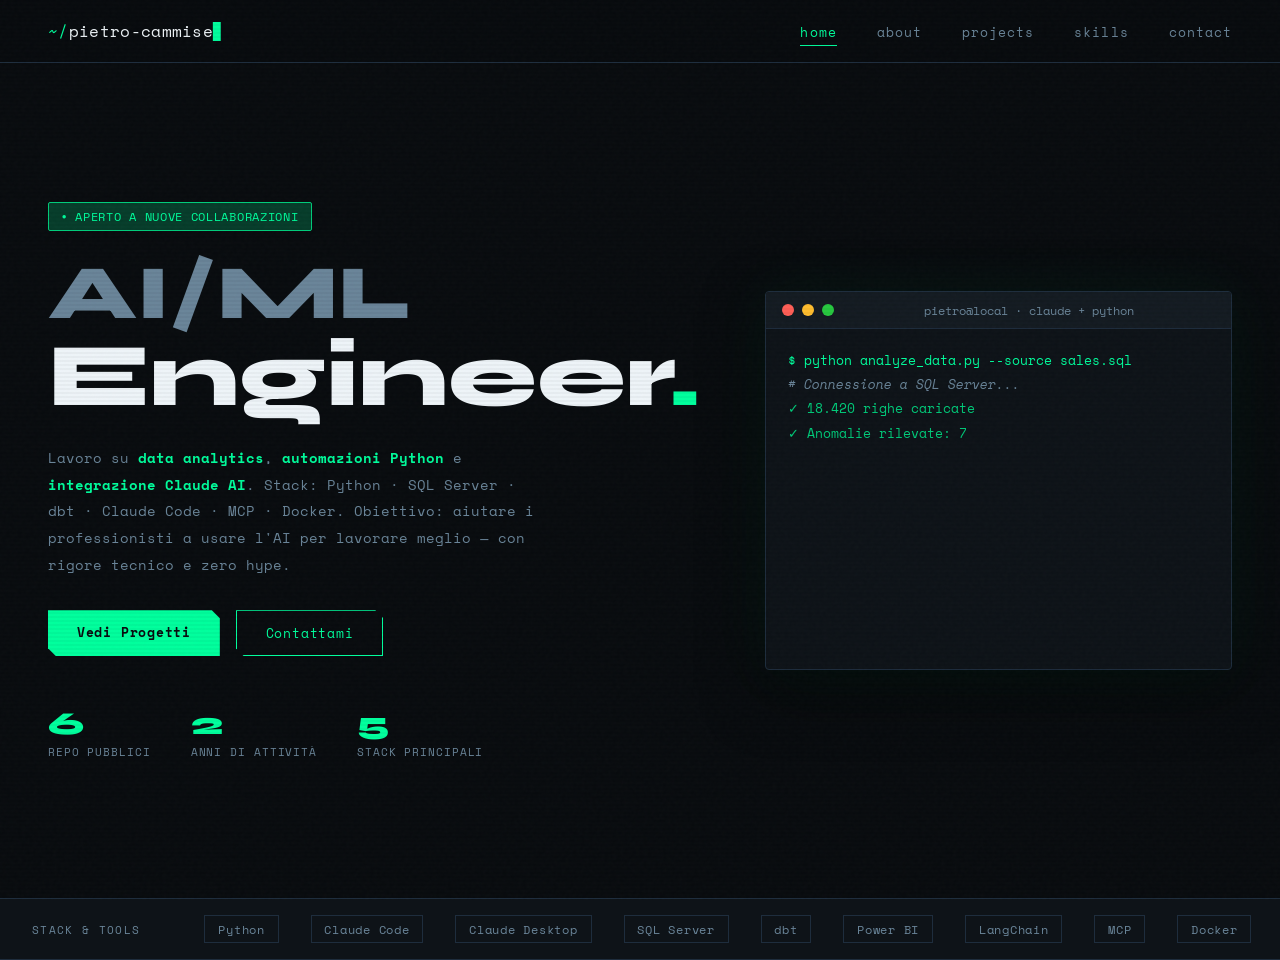
<file: index.html>
<!DOCTYPE html>
<html lang="it">
<head>
  <meta charset="UTF-8" />
  <meta name="viewport" content="width=device-width, initial-scale=1.0"/>
  <title>Pietro Cammise — AI/ML Engineer</title>
  <meta name="description" content="Pietro Cammise — AI/ML Engineer. Data analytics, automazioni Python, Claude Code e MCP Server.">
  <link rel="preconnect" href="https://fonts.googleapis.com">
  <link href="https://fonts.googleapis.com/css2?family=Space+Mono:ital,wght@0,400;0,700;1,400&family=Syne:wght@400;700;800&display=swap" rel="stylesheet">
  <link rel="stylesheet" href="style.css">
</head>
<body>
  <div class="scanlines"></div>
  <div class="noise"></div>

  <nav class="navbar">
    <a href="index.html" class="nav-logo">
      <span class="prompt">~/</span><span class="nav-name">pietro-cammise</span><span class="cursor-blink">▋</span>
    </a>
    <ul class="nav-links">
      <li><a href="index.html" class="active">home</a></li>
      <li><a href="about.html">about</a></li>
      <li><a href="projects.html">projects</a></li>
      <li><a href="skills.html">skills</a></li>
      <li><a href="contact.html">contact</a></li>
    </ul>
    <button class="hamburger" onclick="toggleMenu()" aria-label="Menu">☰</button>
  </nav>

  <main class="hero-section">

    <div class="hero-left">
      <div class="badge">Aperto a nuove collaborazioni</div>

      <h1 class="hero-title">
        <span class="line-1">AI/ML</span>
        <span class="line-2">Engineer<span class="accent">.</span></span>
      </h1>

      <p class="hero-sub">
        Lavoro su <span class="highlight">data analytics</span>,
        <span class="highlight">automazioni Python</span> e
        <span class="highlight">integrazione Claude AI</span>.
        Stack: Python · SQL Server · dbt · Claude Code · MCP · Docker.
        Obiettivo: aiutare i professionisti a usare l'AI per lavorare meglio — con rigore tecnico e zero hype.
      </p>

      <div class="hero-cta">
        <a href="projects.html" class="btn-primary">Vedi Progetti</a>
        <a href="contact.html" class="btn-secondary">Contattami</a>
      </div>

      <div class="stats">
        <div class="stat">
          <span class="stat-num" data-target="6">0</span>
          <span class="stat-label">Repo pubblici</span>
        </div>
        <div class="stat">
          <span class="stat-num" data-target="2">0</span>
          <span class="stat-label">Anni di attività</span>
        </div>
        <div class="stat">
          <span class="stat-num" data-target="5">0</span>
          <span class="stat-label">Stack principali</span>
        </div>
      </div>
    </div>

    <div class="hero-right">
      <div class="terminal-window">
        <div class="terminal-bar">
          <span class="dot red"></span>
          <span class="dot yellow"></span>
          <span class="dot green"></span>
          <span class="terminal-title">pietro@local · claude + python</span>
        </div>
        <div class="terminal-body" id="terminal"></div>
      </div>
    </div>

  </main>

  <section class="tools-strip">
    <div class="tools-label">Stack & Tools</div>
    <div class="tools-scroll">
      <span>Python</span><span>Claude Code</span><span>Claude Desktop</span>
      <span>SQL Server</span><span>dbt</span><span>Power BI</span>
      <span>LangChain</span><span>MCP</span><span>Docker</span>
      <span>Flask</span><span>Django</span><span>Jupyter</span>
      <!-- duplicato per loop -->
      <span>Python</span><span>Claude Code</span><span>Claude Desktop</span>
      <span>SQL Server</span><span>dbt</span><span>Power BI</span>
      <span>LangChain</span><span>MCP</span><span>Docker</span>
      <span>Flask</span><span>Django</span><span>Jupyter</span>
    </div>
  </section>

  <script src="main.js"></script>
</body>
</html>
</file>
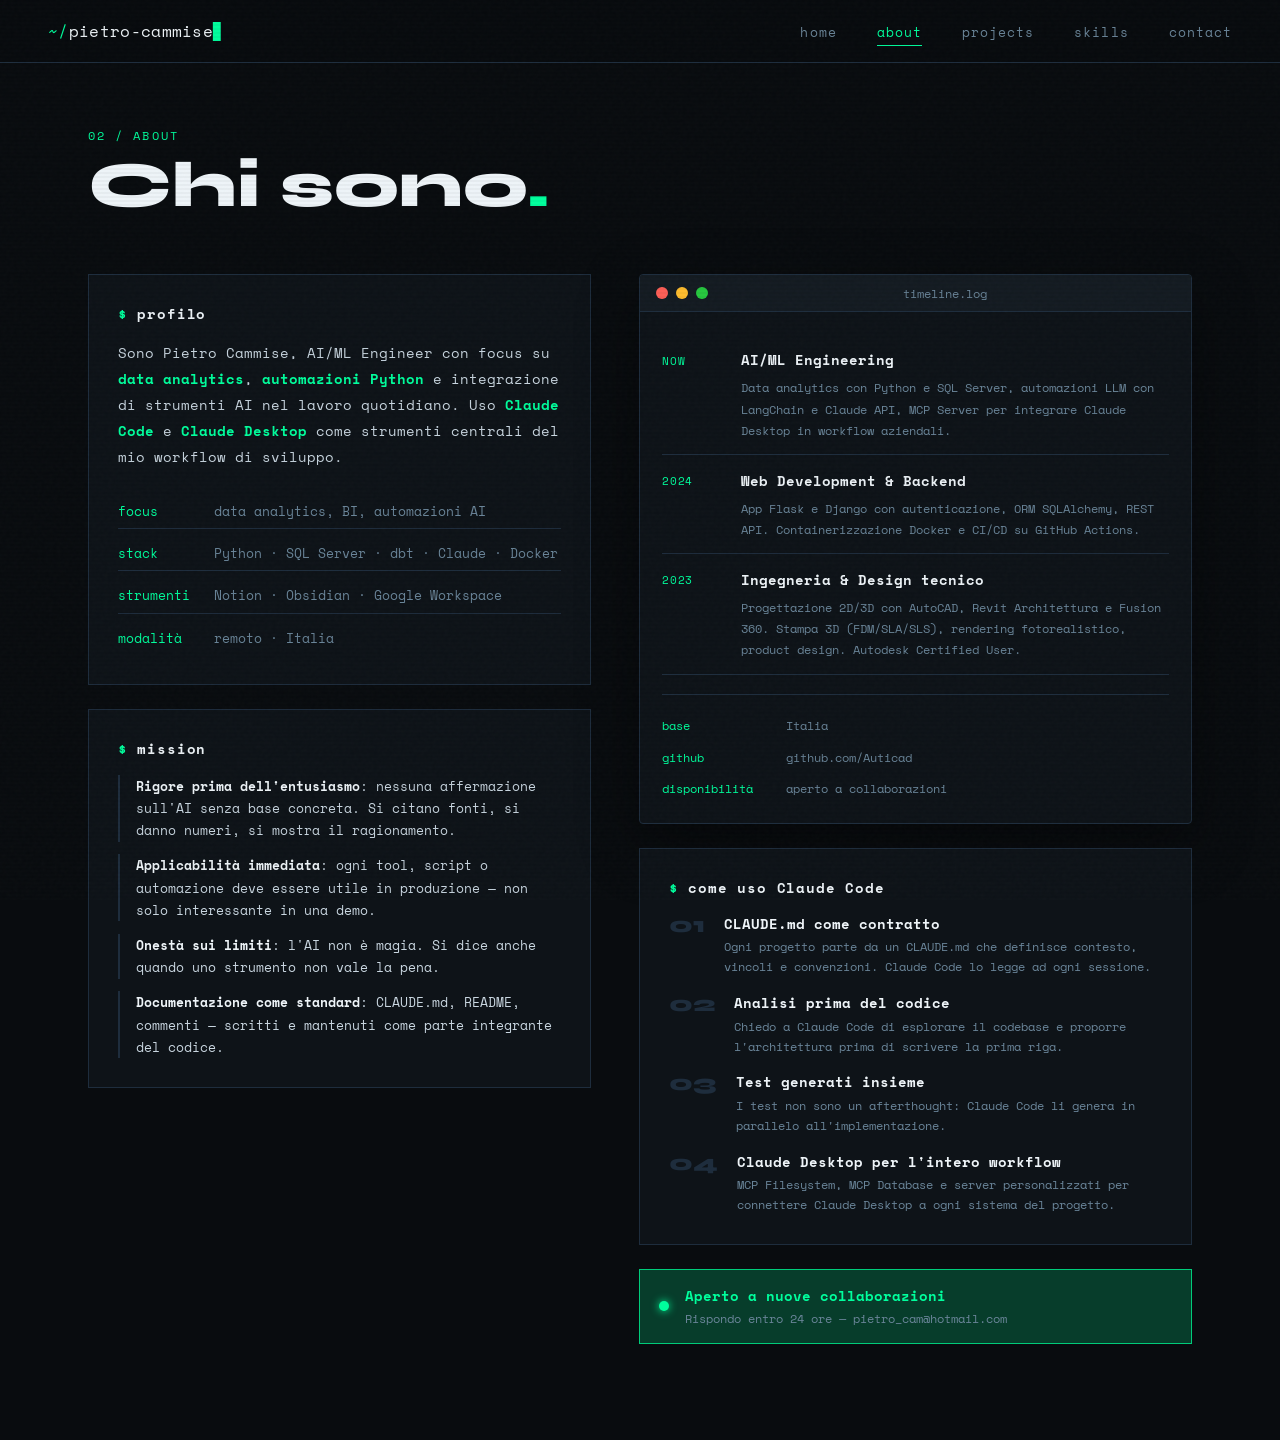
<file: about.html>
<!DOCTYPE html>
<html lang="it">
<head>
  <meta charset="UTF-8" />
  <meta name="viewport" content="width=device-width, initial-scale=1.0"/>
  <title>About — Pietro Cammise</title>
  <meta name="description" content="Chi è Pietro Cammise: AI/ML Engineer con focus su data analytics, automazioni Python e Claude AI.">
  <link rel="preconnect" href="https://fonts.googleapis.com">
  <link href="https://fonts.googleapis.com/css2?family=Space+Mono:ital,wght@0,400;0,700;1,400&family=Syne:wght@400;700;800&display=swap" rel="stylesheet">
  <link rel="stylesheet" href="style.css">
</head>
<body>
  <div class="scanlines"></div>
  <div class="noise"></div>

  <nav class="navbar">
    <a href="index.html" class="nav-logo">
      <span class="prompt">~/</span><span class="nav-name">pietro-cammise</span><span class="cursor-blink">▋</span>
    </a>
    <ul class="nav-links">
      <li><a href="index.html">home</a></li>
      <li><a href="about.html" class="active">about</a></li>
      <li><a href="projects.html">projects</a></li>
      <li><a href="skills.html">skills</a></li>
      <li><a href="contact.html">contact</a></li>
    </ul>
    <button class="hamburger" onclick="toggleMenu()" aria-label="Menu">☰</button>
  </nav>

  <main class="page-main">
    <div class="page-header">
      <span class="page-tag">02 / about</span>
      <h1>Chi sono<span class="accent">.</span></h1>
    </div>

    <section class="about-layout">

      <!-- SINISTRA -->
      <div class="about-left">

        <div class="about-card">
          <h2 class="about-title"><span class="prompt">$ </span>profilo</h2>
          <p class="about-lead">
            Sono Pietro Cammise, AI/ML Engineer con focus su
            <strong style="color:var(--green)">data analytics</strong>,
            <strong style="color:var(--green)">automazioni Python</strong> e
            integrazione di strumenti AI nel lavoro quotidiano.
            Uso <strong style="color:var(--green)">Claude Code</strong> e
            <strong style="color:var(--green)">Claude Desktop</strong> come strumenti
            centrali del mio workflow di sviluppo.
          </p>
          <div class="about-highlights">
            <div class="about-highlight">
              <span class="ah-k">focus</span>
              <span class="ah-v">data analytics, BI, automazioni AI</span>
            </div>
            <div class="about-highlight">
              <span class="ah-k">stack</span>
              <span class="ah-v">Python · SQL Server · dbt · Claude · Docker</span>
            </div>
            <div class="about-highlight">
              <span class="ah-k">strumenti</span>
              <span class="ah-v">Notion · Obsidian · Google Workspace</span>
            </div>
            <div class="about-highlight">
              <span class="ah-k">modalità</span>
              <span class="ah-v">remoto · Italia</span>
            </div>
          </div>
        </div>

        <div class="about-card">
          <h2 class="about-title"><span class="prompt">$ </span>mission</h2>
          <ul class="about-list">
            <li><strong>Rigore prima dell'entusiasmo</strong>: nessuna affermazione sull'AI senza base concreta. Si citano fonti, si danno numeri, si mostra il ragionamento.</li>
            <li><strong>Applicabilità immediata</strong>: ogni tool, script o automazione deve essere utile in produzione — non solo interessante in una demo.</li>
            <li><strong>Onestà sui limiti</strong>: l'AI non è magia. Si dice anche quando uno strumento non vale la pena.</li>
            <li><strong>Documentazione come standard</strong>: CLAUDE.md, README, commenti — scritti e mantenuti come parte integrante del codice.</li>
          </ul>
        </div>

      </div>

      <!-- DESTRA -->
      <div class="about-right">

        <div class="form-terminal about-terminal">
          <div class="terminal-bar">
            <span class="dot red"></span>
            <span class="dot yellow"></span>
            <span class="dot green"></span>
            <span class="terminal-title">timeline.log</span>
          </div>
          <div class="terminal-body" style="min-height:auto; padding:1.4rem;">

            <div class="tl-item">
              <span class="tl-time">now</span>
              <div class="tl-content">
                <strong>AI/ML Engineering</strong>
                <p>Data analytics con Python e SQL Server, automazioni LLM con LangChain e Claude API,
                   MCP Server per integrare Claude Desktop in workflow aziendali.</p>
              </div>
            </div>

            <div class="tl-item">
              <span class="tl-time">2024</span>
              <div class="tl-content">
                <strong>Web Development &amp; Backend</strong>
                <p>App Flask e Django con autenticazione, ORM SQLAlchemy, REST API.
                   Containerizzazione Docker e CI/CD su GitHub Actions.</p>
              </div>
            </div>

            <div class="tl-item">
              <span class="tl-time">2023</span>
              <div class="tl-content">
                <strong>Ingegneria &amp; Design tecnico</strong>
                <p>Progettazione 2D/3D con AutoCAD, Revit Architettura e Fusion 360.
                   Stampa 3D (FDM/SLA/SLS), rendering fotorealistico, product design.
                   Autodesk Certified User.</p>
              </div>
            </div>

            <div class="about-meta">
              <div class="meta-row">
                <span class="meta-k">base</span>
                <span class="meta-v">Italia</span>
              </div>
              <div class="meta-row">
                <span class="meta-k">github</span>
                <span class="meta-v">github.com/Auticad</span>
              </div>
              <div class="meta-row">
                <span class="meta-k">disponibilità</span>
                <span class="meta-v">aperto a collaborazioni</span>
              </div>
            </div>

          </div>
        </div>

        <div class="about-card">
          <h2 class="about-title"><span class="prompt">$ </span>come uso Claude Code</h2>
          <div class="about-steps">
            <div class="about-step">
              <span class="step-n">01</span>
              <div class="step-txt">
                <strong>CLAUDE.md come contratto</strong>
                <p>Ogni progetto parte da un CLAUDE.md che definisce contesto, vincoli e convenzioni. Claude Code lo legge ad ogni sessione.</p>
              </div>
            </div>
            <div class="about-step">
              <span class="step-n">02</span>
              <div class="step-txt">
                <strong>Analisi prima del codice</strong>
                <p>Chiedo a Claude Code di esplorare il codebase e proporre l'architettura prima di scrivere la prima riga.</p>
              </div>
            </div>
            <div class="about-step">
              <span class="step-n">03</span>
              <div class="step-txt">
                <strong>Test generati insieme</strong>
                <p>I test non sono un afterthought: Claude Code li genera in parallelo all'implementazione.</p>
              </div>
            </div>
            <div class="about-step">
              <span class="step-n">04</span>
              <div class="step-txt">
                <strong>Claude Desktop per l'intero workflow</strong>
                <p>MCP Filesystem, MCP Database e server personalizzati per connettere Claude Desktop a ogni sistema del progetto.</p>
              </div>
            </div>
          </div>
        </div>

        <div class="availability-box">
          <span class="avail-dot"></span>
          <div>
            <strong>Aperto a nuove collaborazioni</strong>
            <p>Rispondo entro 24 ore — pietro_cam@hotmail.com</p>
          </div>
        </div>

      </div>
    </section>
  </main>

  <script src="main.js"></script>
</body>
</html>
</file>
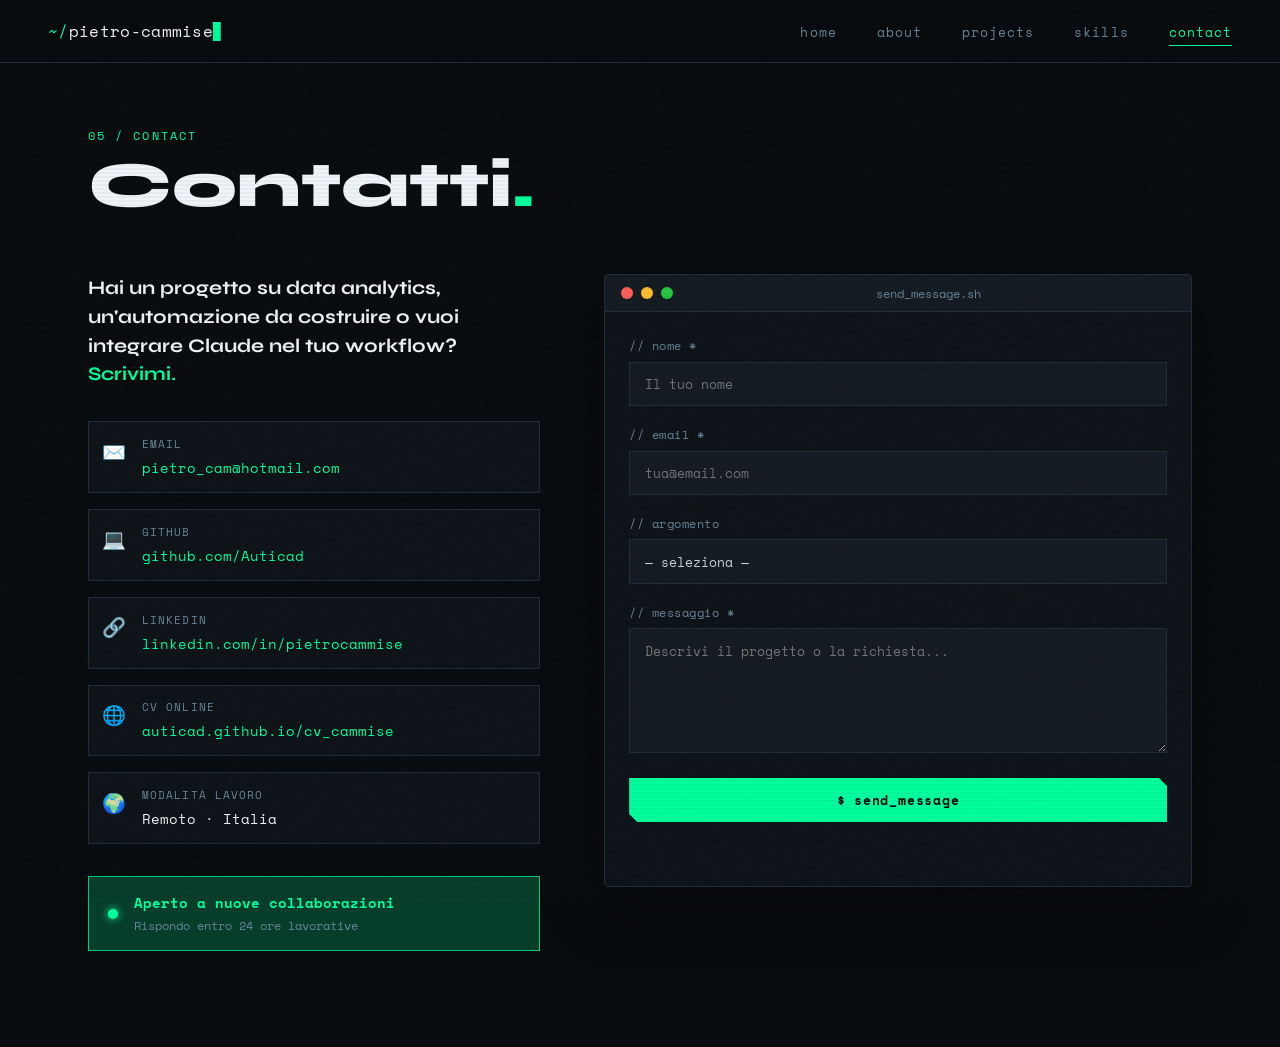
<file: contact.html>
<!DOCTYPE html>
<html lang="it">
<head>
  <meta charset="UTF-8" />
  <meta name="viewport" content="width=device-width, initial-scale=1.0"/>
  <title>Contact — Pietro Cammise</title>
  <meta name="description" content="Contatta Pietro Cammise: AI/ML Engineer disponibile per collaborazioni su data analytics, automazioni Python e Claude AI.">
  <link rel="preconnect" href="https://fonts.googleapis.com">
  <link href="https://fonts.googleapis.com/css2?family=Space+Mono:ital,wght@0,400;0,700;1,400&family=Syne:wght@400;700;800&display=swap" rel="stylesheet">
  <link rel="stylesheet" href="style.css">
</head>
<body>
  <div class="scanlines"></div>
  <div class="noise"></div>

  <nav class="navbar">
    <a href="index.html" class="nav-logo">
      <span class="prompt">~/</span><span class="nav-name">pietro-cammise</span><span class="cursor-blink">▋</span>
    </a>
    <ul class="nav-links">
      <li><a href="index.html">home</a></li>
      <li><a href="about.html">about</a></li>
      <li><a href="projects.html">projects</a></li>
      <li><a href="skills.html">skills</a></li>
      <li><a href="contact.html" class="active">contact</a></li>
    </ul>
    <button class="hamburger" onclick="toggleMenu()" aria-label="Menu">☰</button>
  </nav>

  <main class="page-main">
    <div class="page-header">
      <span class="page-tag">05 / contact</span>
      <h1>Contatti<span class="accent">.</span></h1>
    </div>

    <div class="contact-layout">

      <!-- INFO -->
      <div class="contact-left">
        <p class="contact-intro">
          Hai un progetto su data analytics, un'automazione da costruire
          o vuoi integrare Claude nel tuo workflow?<br>
          <span style="color:var(--green)">Scrivimi.</span>
        </p>

        <div class="contact-items">

          <div class="contact-item">
            <div class="ci-icon">✉️</div>
            <div>
              <span class="ci-label">Email</span>
              <span class="ci-val">
                <a href="mailto:pietro_cam@hotmail.com">pietro_cam@hotmail.com</a>
              </span>
            </div>
          </div>

          <div class="contact-item">
            <div class="ci-icon">💻</div>
            <div>
              <span class="ci-label">GitHub</span>
              <span class="ci-val">
                <a href="https://github.com/Auticad" target="_blank" rel="noopener">github.com/Auticad</a>
              </span>
            </div>
          </div>

          <div class="contact-item">
            <div class="ci-icon">🔗</div>
            <div>
              <span class="ci-label">LinkedIn</span>
              <span class="ci-val">
                <a href="https://linkedin.com/in/pietrocammise" target="_blank" rel="noopener">linkedin.com/in/pietrocammise</a>
              </span>
            </div>
          </div>

          <div class="contact-item">
            <div class="ci-icon">🌐</div>
            <div>
              <span class="ci-label">CV Online</span>
              <span class="ci-val">
                <a href="https://auticad.github.io/cv_cammise/" target="_blank" rel="noopener">auticad.github.io/cv_cammise</a>
              </span>
            </div>
          </div>

          <div class="contact-item">
            <div class="ci-icon">🌍</div>
            <div>
              <span class="ci-label">Modalità lavoro</span>
              <span class="ci-val">Remoto · Italia</span>
            </div>
          </div>

        </div>

        <div class="availability-box">
          <span class="avail-dot"></span>
          <div>
            <strong>Aperto a nuove collaborazioni</strong>
            <p>Rispondo entro 24 ore lavorative</p>
          </div>
        </div>
      </div>

      <!-- FORM -->
      <div class="contact-right">
        <div class="form-terminal">
          <div class="terminal-bar">
            <span class="dot red"></span>
            <span class="dot yellow"></span>
            <span class="dot green"></span>
            <span class="terminal-title">send_message.sh</span>
          </div>
          <div class="form-body">

            <div class="form-group">
              <label for="f-name">// nome *</label>
              <input type="text" id="f-name" placeholder="Il tuo nome" autocomplete="name">
            </div>

            <div class="form-group">
              <label for="f-email">// email *</label>
              <input type="email" id="f-email" placeholder="tua@email.com" autocomplete="email">
            </div>

            <div class="form-group">
              <label for="f-subject">// argomento</label>
              <select id="f-subject">
                <option value="">— seleziona —</option>
                <option value="data">Data Analytics / BI</option>
                <option value="claude">Claude Code / Automazioni AI</option>
                <option value="backend">Web App / Backend Python</option>
                <option value="design">Progettazione CAD / 3D</option>
                <option value="altro">Altro</option>
              </select>
            </div>

            <div class="form-group">
              <label for="f-message">// messaggio *</label>
              <textarea id="f-message" rows="5" placeholder="Descrivi il progetto o la richiesta..."></textarea>
            </div>

            <button class="btn-primary" onclick="sendMessage()" style="width:100%; text-align:center;">
              $ send_message
            </button>

            <div class="form-feedback" id="form-feedback"></div>

          </div>
        </div>
      </div>

    </div>
  </main>

  <script src="main.js"></script>
</body>
</html>
</file>
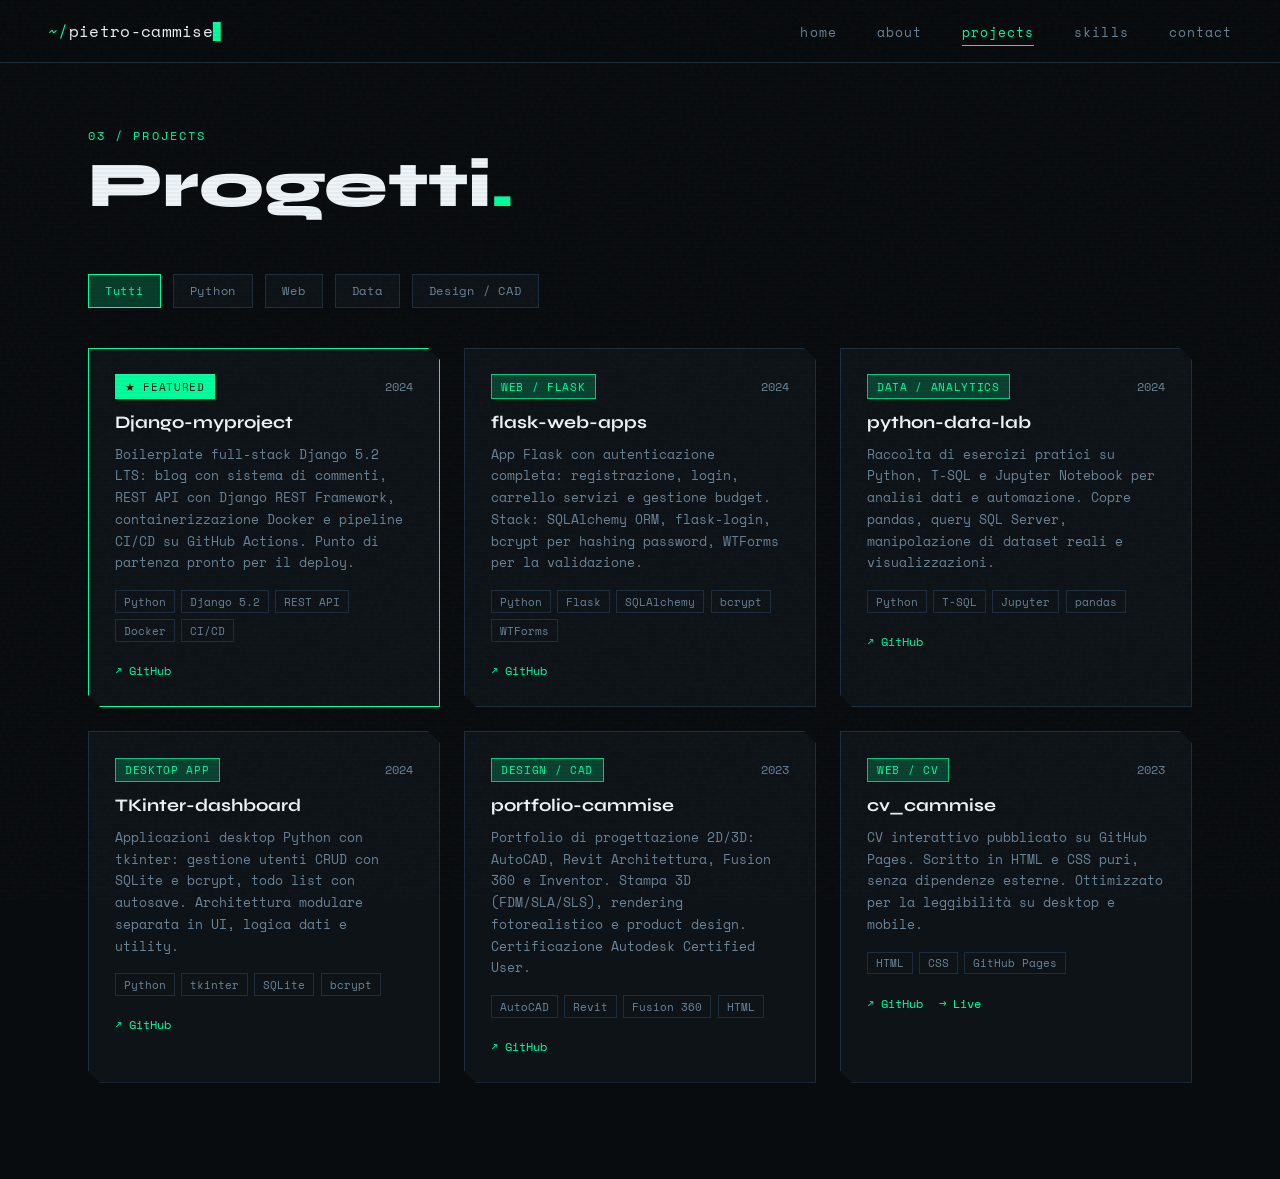
<file: projects.html>
<!DOCTYPE html>
<html lang="it">
<head>
  <meta charset="UTF-8" />
  <meta name="viewport" content="width=device-width, initial-scale=1.0"/>
  <title>Projects — Pietro Cammise</title>
  <meta name="description" content="Progetti reali di Pietro Cammise su GitHub: Flask, Django, Python data lab, TKinter, portfolio CAD, CV interattivo.">
  <link rel="preconnect" href="https://fonts.googleapis.com">
  <link href="https://fonts.googleapis.com/css2?family=Space+Mono:ital,wght@0,400;0,700;1,400&family=Syne:wght@400;700;800&display=swap" rel="stylesheet">
  <link rel="stylesheet" href="style.css">
</head>
<body>
  <div class="scanlines"></div>
  <div class="noise"></div>

  <nav class="navbar">
    <a href="index.html" class="nav-logo">
      <span class="prompt">~/</span><span class="nav-name">pietro-cammise</span><span class="cursor-blink">▋</span>
    </a>
    <ul class="nav-links">
      <li><a href="index.html">home</a></li>
      <li><a href="about.html">about</a></li>
      <li><a href="projects.html" class="active">projects</a></li>
      <li><a href="skills.html">skills</a></li>
      <li><a href="contact.html">contact</a></li>
    </ul>
    <button class="hamburger" onclick="toggleMenu()" aria-label="Menu">☰</button>
  </nav>

  <main class="page-main">
    <div class="page-header">
      <span class="page-tag">03 / projects</span>
      <h1>Progetti<span class="accent">.</span></h1>
    </div>

    <div class="filter-bar">
      <button class="filter-btn active" data-filter="all">Tutti</button>
      <button class="filter-btn" data-filter="python">Python</button>
      <button class="filter-btn" data-filter="web">Web</button>
      <button class="filter-btn" data-filter="data">Data</button>
      <button class="filter-btn" data-filter="design">Design / CAD</button>
    </div>

    <div class="projects-grid">

      <!-- Django full-stack — FEATURED -->
      <div class="project-card featured" data-category="python web">
        <div class="project-header">
          <span class="project-tag featured-tag">★ Featured</span>
          <span class="project-year">2024</span>
        </div>
        <h2>Django-myproject</h2>
        <p>Boilerplate full-stack Django 5.2 LTS: blog con sistema di commenti, REST API con Django REST Framework,
           containerizzazione Docker e pipeline CI/CD su GitHub Actions. Punto di partenza pronto per il deploy.</p>
        <div class="project-stack">
          <span>Python</span><span>Django 5.2</span><span>REST API</span><span>Docker</span><span>CI/CD</span>
        </div>
        <div class="project-links">
          <a href="https://github.com/Auticad/Django-myproject" target="_blank" rel="noopener" class="proj-link">↗ GitHub</a>
        </div>
      </div>

      <!-- Flask web apps -->
      <div class="project-card" data-category="python web">
        <div class="project-header">
          <span class="project-tag">Web / Flask</span>
          <span class="project-year">2024</span>
        </div>
        <h2>flask-web-apps</h2>
        <p>App Flask con autenticazione completa: registrazione, login, carrello servizi e gestione budget.
           Stack: SQLAlchemy ORM, flask-login, bcrypt per hashing password, WTForms per la validazione.</p>
        <div class="project-stack">
          <span>Python</span><span>Flask</span><span>SQLAlchemy</span><span>bcrypt</span><span>WTForms</span>
        </div>
        <div class="project-links">
          <a href="https://github.com/Auticad/flask-web-apps" target="_blank" rel="noopener" class="proj-link">↗ GitHub</a>
        </div>
      </div>

      <!-- Python data lab -->
      <div class="project-card" data-category="python data">
        <div class="project-header">
          <span class="project-tag">Data / Analytics</span>
          <span class="project-year">2024</span>
        </div>
        <h2>python-data-lab</h2>
        <p>Raccolta di esercizi pratici su Python, T-SQL e Jupyter Notebook per analisi dati e automazione.
           Copre pandas, query SQL Server, manipolazione di dataset reali e visualizzazioni.</p>
        <div class="project-stack">
          <span>Python</span><span>T-SQL</span><span>Jupyter</span><span>pandas</span>
        </div>
        <div class="project-links">
          <a href="https://github.com/Auticad/python-data-lab" target="_blank" rel="noopener" class="proj-link">↗ GitHub</a>
        </div>
      </div>

      <!-- TKinter dashboard -->
      <div class="project-card" data-category="python">
        <div class="project-header">
          <span class="project-tag">Desktop App</span>
          <span class="project-year">2024</span>
        </div>
        <h2>TKinter-dashboard</h2>
        <p>Applicazioni desktop Python con tkinter: gestione utenti CRUD con SQLite e bcrypt,
           todo list con autosave. Architettura modulare separata in UI, logica dati e utility.</p>
        <div class="project-stack">
          <span>Python</span><span>tkinter</span><span>SQLite</span><span>bcrypt</span>
        </div>
        <div class="project-links">
          <a href="https://github.com/Auticad/TKinter-dashboard" target="_blank" rel="noopener" class="proj-link">↗ GitHub</a>
        </div>
      </div>

      <!-- Portfolio CAD -->
      <div class="project-card" data-category="design">
        <div class="project-header">
          <span class="project-tag">Design / CAD</span>
          <span class="project-year">2023</span>
        </div>
        <h2>portfolio-cammise</h2>
        <p>Portfolio di progettazione 2D/3D: AutoCAD, Revit Architettura, Fusion 360 e Inventor.
           Stampa 3D (FDM/SLA/SLS), rendering fotorealistico e product design.
           Certificazione Autodesk Certified User.</p>
        <div class="project-stack">
          <span>AutoCAD</span><span>Revit</span><span>Fusion 360</span><span>HTML</span>
        </div>
        <div class="project-links">
          <a href="https://github.com/Auticad/portfolio-cammise" target="_blank" rel="noopener" class="proj-link">↗ GitHub</a>
        </div>
      </div>

      <!-- CV interattivo -->
      <div class="project-card" data-category="web design">
        <div class="project-header">
          <span class="project-tag">Web / CV</span>
          <span class="project-year">2023</span>
        </div>
        <h2>cv_cammise</h2>
        <p>CV interattivo pubblicato su GitHub Pages. Scritto in HTML e CSS puri, senza dipendenze esterne.
           Ottimizzato per la leggibilità su desktop e mobile.</p>
        <div class="project-stack">
          <span>HTML</span><span>CSS</span><span>GitHub Pages</span>
        </div>
        <div class="project-links">
          <a href="https://github.com/Auticad/cv_cammise" target="_blank" rel="noopener" class="proj-link">↗ GitHub</a>
          <a href="https://auticad.github.io/cv_cammise/" target="_blank" rel="noopener" class="proj-link">→ Live</a>
        </div>
      </div>

    </div>
  </main>

  <script src="main.js"></script>
</body>
</html>
</file>
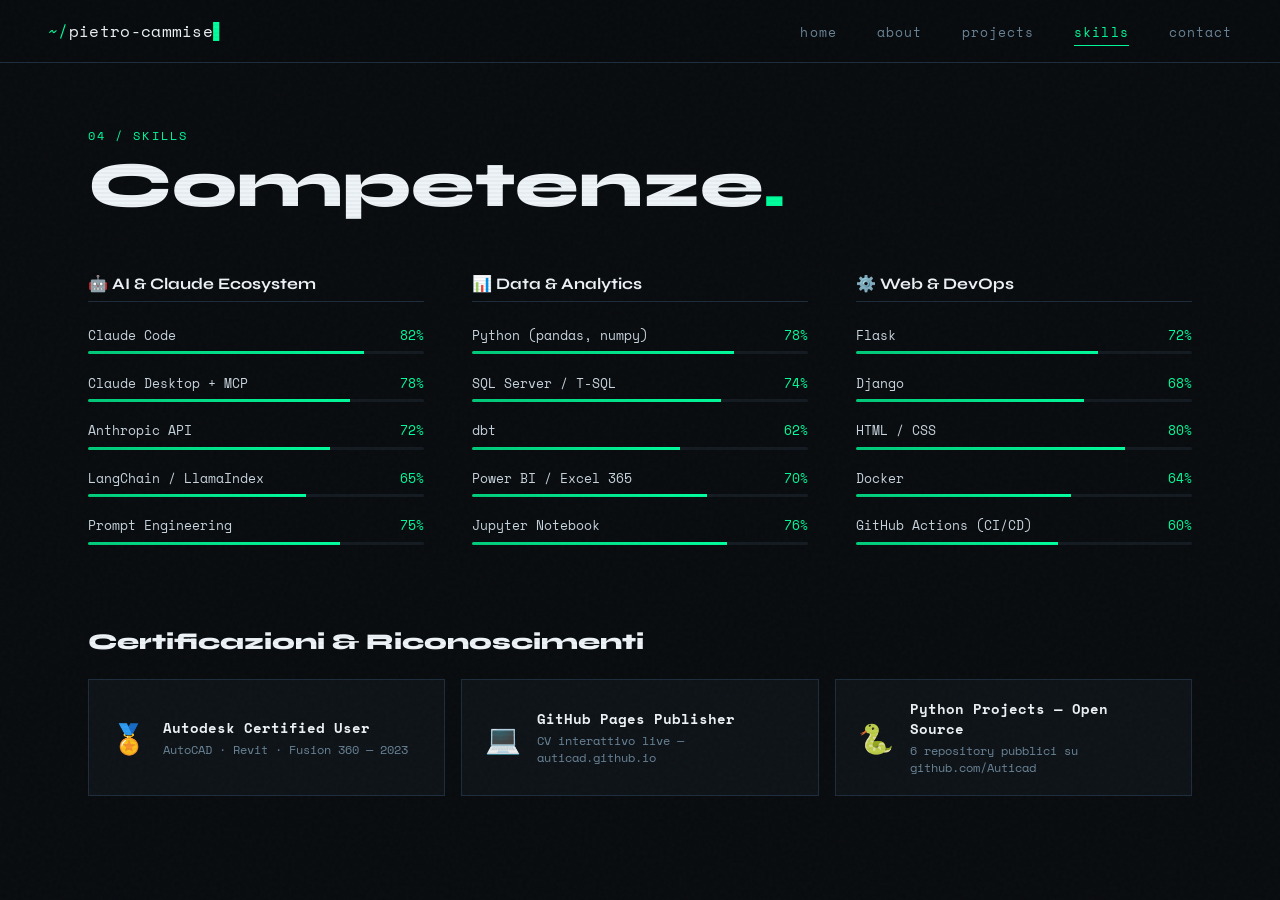
<file: skills.html>
<!DOCTYPE html>
<html lang="it">
<head>
  <meta charset="UTF-8" />
  <meta name="viewport" content="width=device-width, initial-scale=1.0"/>
  <title>Skills — Pietro Cammise</title>
  <meta name="description" content="Competenze di Pietro Cammise: Python, Claude Code, SQL Server, dbt, Power BI, Flask, Django, Docker, AutoCAD.">
  <link rel="preconnect" href="https://fonts.googleapis.com">
  <link href="https://fonts.googleapis.com/css2?family=Space+Mono:ital,wght@0,400;0,700;1,400&family=Syne:wght@400;700;800&display=swap" rel="stylesheet">
  <link rel="stylesheet" href="style.css">
</head>
<body>
  <div class="scanlines"></div>
  <div class="noise"></div>

  <nav class="navbar">
    <a href="index.html" class="nav-logo">
      <span class="prompt">~/</span><span class="nav-name">pietro-cammise</span><span class="cursor-blink">▋</span>
    </a>
    <ul class="nav-links">
      <li><a href="index.html">home</a></li>
      <li><a href="about.html">about</a></li>
      <li><a href="projects.html">projects</a></li>
      <li><a href="skills.html" class="active">skills</a></li>
      <li><a href="contact.html">contact</a></li>
    </ul>
    <button class="hamburger" onclick="toggleMenu()" aria-label="Menu">☰</button>
  </nav>

  <main class="page-main">
    <div class="page-header">
      <span class="page-tag">04 / skills</span>
      <h1>Competenze<span class="accent">.</span></h1>
    </div>

    <div class="skills-layout">

      <!-- AI & CLAUDE -->
      <div class="skills-col">
        <h2 class="skills-category">🤖 AI &amp; Claude Ecosystem</h2>
        <div class="skill-bar-item">
          <div class="sb-header"><span>Claude Code</span><span class="sb-pct">82%</span></div>
          <div class="sb-track"><div class="sb-fill" data-w="82"></div></div>
        </div>
        <div class="skill-bar-item">
          <div class="sb-header"><span>Claude Desktop + MCP</span><span class="sb-pct">78%</span></div>
          <div class="sb-track"><div class="sb-fill" data-w="78"></div></div>
        </div>
        <div class="skill-bar-item">
          <div class="sb-header"><span>Anthropic API</span><span class="sb-pct">72%</span></div>
          <div class="sb-track"><div class="sb-fill" data-w="72"></div></div>
        </div>
        <div class="skill-bar-item">
          <div class="sb-header"><span>LangChain / LlamaIndex</span><span class="sb-pct">65%</span></div>
          <div class="sb-track"><div class="sb-fill" data-w="65"></div></div>
        </div>
        <div class="skill-bar-item">
          <div class="sb-header"><span>Prompt Engineering</span><span class="sb-pct">75%</span></div>
          <div class="sb-track"><div class="sb-fill" data-w="75"></div></div>
        </div>
      </div>

      <!-- DATA & ANALYTICS -->
      <div class="skills-col">
        <h2 class="skills-category">📊 Data &amp; Analytics</h2>
        <div class="skill-bar-item">
          <div class="sb-header"><span>Python (pandas, numpy)</span><span class="sb-pct">78%</span></div>
          <div class="sb-track"><div class="sb-fill" data-w="78"></div></div>
        </div>
        <div class="skill-bar-item">
          <div class="sb-header"><span>SQL Server / T-SQL</span><span class="sb-pct">74%</span></div>
          <div class="sb-track"><div class="sb-fill" data-w="74"></div></div>
        </div>
        <div class="skill-bar-item">
          <div class="sb-header"><span>dbt</span><span class="sb-pct">62%</span></div>
          <div class="sb-track"><div class="sb-fill" data-w="62"></div></div>
        </div>
        <div class="skill-bar-item">
          <div class="sb-header"><span>Power BI / Excel 365</span><span class="sb-pct">70%</span></div>
          <div class="sb-track"><div class="sb-fill" data-w="70"></div></div>
        </div>
        <div class="skill-bar-item">
          <div class="sb-header"><span>Jupyter Notebook</span><span class="sb-pct">76%</span></div>
          <div class="sb-track"><div class="sb-fill" data-w="76"></div></div>
        </div>
      </div>

      <!-- WEB & DEVOPS -->
      <div class="skills-col">
        <h2 class="skills-category">⚙️ Web &amp; DevOps</h2>
        <div class="skill-bar-item">
          <div class="sb-header"><span>Flask</span><span class="sb-pct">72%</span></div>
          <div class="sb-track"><div class="sb-fill" data-w="72"></div></div>
        </div>
        <div class="skill-bar-item">
          <div class="sb-header"><span>Django</span><span class="sb-pct">68%</span></div>
          <div class="sb-track"><div class="sb-fill" data-w="68"></div></div>
        </div>
        <div class="skill-bar-item">
          <div class="sb-header"><span>HTML / CSS</span><span class="sb-pct">80%</span></div>
          <div class="sb-track"><div class="sb-fill" data-w="80"></div></div>
        </div>
        <div class="skill-bar-item">
          <div class="sb-header"><span>Docker</span><span class="sb-pct">64%</span></div>
          <div class="sb-track"><div class="sb-fill" data-w="64"></div></div>
        </div>
        <div class="skill-bar-item">
          <div class="sb-header"><span>GitHub Actions (CI/CD)</span><span class="sb-pct">60%</span></div>
          <div class="sb-track"><div class="sb-fill" data-w="60"></div></div>
        </div>
      </div>

    </div>

    <!-- CERTIFICAZIONI -->
    <div class="certifications">
      <h2>Certificazioni &amp; Riconoscimenti</h2>
      <div class="cert-grid">

        <div class="cert-card">
          <div class="cert-icon">🏅</div>
          <div class="cert-info">
            <strong>Autodesk Certified User</strong>
            <span>AutoCAD · Revit · Fusion 360 — 2023</span>
          </div>
        </div>

        <div class="cert-card">
          <div class="cert-icon">💻</div>
          <div class="cert-info">
            <strong>GitHub Pages Publisher</strong>
            <span>CV interattivo live — auticad.github.io</span>
          </div>
        </div>

        <div class="cert-card">
          <div class="cert-icon">🐍</div>
          <div class="cert-info">
            <strong>Python Projects — Open Source</strong>
            <span>6 repository pubblici su github.com/Auticad</span>
          </div>
        </div>

      </div>
    </div>

  </main>

  <script src="main.js"></script>
</body>
</html>
</file>
<file: style.css>
/* ===========================
   RESET & VARIABILI
=========================== */
*, *::before, *::after { box-sizing: border-box; margin: 0; padding: 0; }

:root {
  --bg:         #090c0f;
  --bg2:        #0e1318;
  --bg3:        #141b22;
  --border:     #1e2d3d;
  --green:      #00ff9d;
  --green-dim:  #00cc7a;
  --green-glow: #00ff9d33;
  --text:       #c9d6e0;
  --text-dim:   #6a8599;
  --white:      #eef4f8;
  --red:        #ff5f57;
  --yellow:     #ffbd2e;
  --font-mono:  'Space Mono', monospace;
  --font-sans:  'Syne', sans-serif;
}

html { scroll-behavior: smooth; }

body {
  background: var(--bg);
  color: var(--text);
  font-family: var(--font-mono);
  min-height: 100vh;
  overflow-x: hidden;
}

/* ===========================
   TEXTURE
=========================== */
.scanlines {
  position: fixed; inset: 0; pointer-events: none; z-index: 100;
  background: repeating-linear-gradient(
    0deg, transparent, transparent 2px,
    rgba(0,0,0,0.03) 2px, rgba(0,0,0,0.03) 4px
  );
}
.noise {
  position: fixed; inset: 0; pointer-events: none; z-index: 99; opacity: 0.022;
  background-image: url("data:image/svg+xml,%3Csvg viewBox='0 0 256 256' xmlns='http://www.w3.org/2000/svg'%3E%3Cfilter id='noise'%3E%3CfeTurbulence type='fractalNoise' baseFrequency='0.9' numOctaves='4' stitchTiles='stitch'/%3E%3C/filter%3E%3Crect width='100%25' height='100%25' filter='url(%23noise)'/%3E%3C/svg%3E");
}

/* ===========================
   NAVBAR
=========================== */
.navbar {
  display: flex; align-items: center; justify-content: space-between;
  padding: 1.2rem 3rem;
  border-bottom: 1px solid var(--border);
  background: rgba(9,12,15,0.92);
  backdrop-filter: blur(14px);
  position: sticky; top: 0; z-index: 50;
  transition: border-bottom-color 0.3s, box-shadow 0.3s;
}
.nav-logo {
  font-family: var(--font-mono);
  font-size: 1rem;
  color: var(--white);
  letter-spacing: 0.02em;
  text-decoration: none;
}
.prompt { color: var(--green); }
.cursor-blink { color: var(--green); animation: blink 1s step-end infinite; }
@keyframes blink { 0%,100%{opacity:1} 50%{opacity:0} }

.nav-links { display: flex; gap: 2.5rem; list-style: none; }
.nav-links a {
  color: var(--text-dim); text-decoration: none;
  font-size: 0.82rem; letter-spacing: 0.08em; text-transform: lowercase;
  transition: color 0.2s; position: relative;
}
.nav-links a::after {
  content: ''; position: absolute; bottom: -4px; left: 0;
  width: 0; height: 1px; background: var(--green); transition: width 0.25s;
}
.nav-links a:hover, .nav-links a.active { color: var(--green); }
.nav-links a:hover::after, .nav-links a.active::after { width: 100%; }

.hamburger {
  display: none; background: none; border: none;
  color: var(--text); font-size: 1.4rem; cursor: pointer; padding: 0.2rem 0.5rem;
}

/* ===========================
   HERO
=========================== */
.hero-section {
  display: grid; grid-template-columns: 1fr 1fr;
  gap: 4rem; align-items: center;
  min-height: calc(100vh - 65px);
  padding: 4rem 3rem;
  max-width: 1400px; margin: 0 auto;
}
.badge {
  display: inline-flex; align-items: center; gap: 0.5rem;
  background: var(--green-glow); border: 1px solid var(--green-dim);
  color: var(--green); font-size: 0.72rem; padding: 0.3rem 0.8rem;
  border-radius: 2px; margin-bottom: 1.5rem;
  letter-spacing: 0.06em; text-transform: uppercase;
}
.badge::before { content: '●'; font-size: 0.5rem; animation: blink 1.5s ease-in-out infinite; }

.hero-title {
  font-family: var(--font-sans); font-weight: 800;
  line-height: 1.0; margin-bottom: 1.5rem;
}
.hero-title .line-1 {
  display: block; font-size: clamp(3rem, 6vw, 5.5rem); color: var(--text-dim);
}
.hero-title .line-2 {
  display: block; font-size: clamp(3.5rem, 7vw, 6.5rem); color: var(--white);
}
.accent { color: var(--green); }

.hero-sub {
  color: var(--text-dim); font-size: 0.9rem; line-height: 1.85;
  max-width: 500px; margin-bottom: 2rem;
}
.highlight { color: var(--green); font-weight: 700; }

.hero-cta { display: flex; gap: 1rem; margin-bottom: 3rem; }

.btn-primary {
  background: var(--green); color: var(--bg);
  padding: 0.75rem 1.8rem; font-family: var(--font-mono);
  font-size: 0.82rem; font-weight: 700; text-decoration: none;
  border: none; cursor: pointer; letter-spacing: 0.06em;
  transition: background 0.2s, box-shadow 0.2s; display: inline-block;
  clip-path: polygon(0 0, calc(100% - 8px) 0, 100% 8px, 100% 100%, 8px 100%, 0 calc(100% - 8px));
}
.btn-primary:hover { background: var(--green-dim); box-shadow: 0 0 24px var(--green-glow); }

.btn-secondary {
  background: transparent; color: var(--green);
  padding: 0.75rem 1.8rem; font-family: var(--font-mono);
  font-size: 0.82rem; text-decoration: none; border: 1px solid var(--green);
  cursor: pointer; letter-spacing: 0.06em; display: inline-block;
  transition: background 0.2s, box-shadow 0.2s;
  clip-path: polygon(0 0, calc(100% - 8px) 0, 100% 8px, 100% 100%, 8px 100%, 0 calc(100% - 8px));
}
.btn-secondary:hover { background: var(--green-glow); box-shadow: 0 0 24px var(--green-glow); }

.stats { display: flex; gap: 2.5rem; }
.stat { display: flex; flex-direction: column; }
.stat-num {
  font-family: var(--font-sans); font-size: 2rem; font-weight: 800; color: var(--green);
}
.stat-label { font-size: 0.7rem; color: var(--text-dim); text-transform: uppercase; letter-spacing: 0.08em; }

/* ===========================
   TERMINALE
=========================== */
.terminal-window {
  background: var(--bg2); border: 1px solid var(--border); border-radius: 4px;
  overflow: hidden; box-shadow: 0 0 60px rgba(0,255,157,0.06), 0 20px 60px rgba(0,0,0,0.5);
}
.terminal-bar {
  background: var(--bg3); padding: 0.6rem 1rem;
  display: flex; align-items: center; gap: 0.5rem;
  border-bottom: 1px solid var(--border);
}
.dot { width: 12px; height: 12px; border-radius: 50%; }
.dot.red    { background: var(--red); }
.dot.yellow { background: var(--yellow); }
.dot.green  { background: #27c93f; }
.terminal-title { margin-left: auto; margin-right: auto; font-size: 0.72rem; color: var(--text-dim); }
.terminal-body {
  padding: 1.2rem 1.4rem; font-size: 0.8rem; line-height: 1.9;
  min-height: 340px; color: var(--text); overflow: hidden;
}
.t-line    { display: block; }
.t-cmd     { color: var(--green); }
.t-out     { color: var(--white); }
.t-comment { color: var(--text-dim); font-style: italic; }
.t-success { color: var(--green-dim); }
.t-error   { color: var(--red); }

/* ===========================
   TOOLS STRIP
=========================== */
.tools-strip {
  border-top: 1px solid var(--border); border-bottom: 1px solid var(--border);
  padding: 1rem 0; display: flex; align-items: center; gap: 2rem;
  overflow: hidden; background: var(--bg2);
}
.tools-label {
  padding: 0 2rem; font-size: 0.7rem; color: var(--text-dim);
  text-transform: uppercase; letter-spacing: 0.12em; white-space: nowrap; flex-shrink: 0;
}
.tools-scroll {
  display: flex; gap: 2rem;
  animation: scroll-left 30s linear infinite; white-space: nowrap;
}
.tools-scroll span {
  color: var(--text-dim); font-size: 0.78rem; letter-spacing: 0.06em;
  padding: 0.2rem 0.8rem; border: 1px solid var(--border);
  transition: color 0.2s, border-color 0.2s; cursor: default;
}
.tools-scroll span:hover { color: var(--green); border-color: var(--green); }

@keyframes scroll-left {
  0%   { transform: translateX(0); }
  100% { transform: translateX(-50%); }
}
@keyframes fadeInUp {
  from { opacity: 0; transform: translateY(16px); }
  to   { opacity: 1; transform: translateY(0); }
}

/* ===========================
   PAGINE INTERNE
=========================== */
.page-main { max-width: 1200px; margin: 0 auto; padding: 4rem 3rem 6rem; }
.page-header { margin-bottom: 3.5rem; }
.page-tag {
  display: block; font-size: 0.72rem; color: var(--green);
  letter-spacing: 0.18em; text-transform: uppercase; margin-bottom: 0.6rem;
}
.page-header h1 {
  font-family: var(--font-sans); font-size: clamp(2.5rem, 5vw, 4rem);
  font-weight: 800; color: var(--white); line-height: 1;
}

/* ===========================
   ABOUT
=========================== */
.about-layout { display: grid; grid-template-columns: 1fr 1.1fr; gap: 3rem; align-items: start; }

.about-card {
  background: var(--bg2); border: 1px solid var(--border);
  padding: 1.8rem; margin-bottom: 1.5rem; transition: border-color 0.2s;
}
.about-card:hover { border-color: rgba(0,255,157,0.2); }
.about-title { font-family: var(--font-mono); font-size: 0.85rem; color: var(--white); margin-bottom: 1rem; letter-spacing: 0.06em; }
.about-lead { color: var(--text); font-size: 0.86rem; line-height: 1.9; margin-bottom: 1.5rem; }

.about-highlights { display: flex; flex-direction: column; gap: 0.5rem; }
.about-highlight {
  display: flex; gap: 1rem; padding: 0.45rem 0;
  border-bottom: 1px solid var(--border); font-size: 0.8rem;
}
.about-highlight:last-child { border-bottom: none; }
.ah-k { color: var(--green); min-width: 80px; flex-shrink: 0; }
.ah-v { color: var(--text-dim); }

.about-list { list-style: none; display: flex; flex-direction: column; gap: 0.8rem; }
.about-list li {
  font-size: 0.82rem; color: var(--text); line-height: 1.7;
  padding-left: 1rem; border-left: 2px solid var(--border); transition: border-color 0.2s;
}
.about-list li:hover { border-left-color: var(--green); }
.about-list li strong { color: var(--white); }

.about-terminal { margin-bottom: 1.5rem; }
.tl-item {
  display: grid; grid-template-columns: 60px 1fr;
  gap: 1.2rem; padding: 0.8rem 0; border-bottom: 1px solid var(--border);
}
.tl-item:last-of-type { border-bottom: none; }
.tl-time { font-size: 0.68rem; color: var(--green); padding-top: 0.2rem; letter-spacing: 0.06em; text-transform: uppercase; }
.tl-content strong { color: var(--white); font-size: 0.86rem; display: block; margin-bottom: 0.25rem; }
.tl-content p { font-size: 0.78rem; color: var(--text-dim); line-height: 1.7; margin: 0; }

.about-meta { margin-top: 1.2rem; padding-top: 1.2rem; border-top: 1px solid var(--border); display: flex; flex-direction: column; gap: 0.5rem; }
.meta-row { display: flex; gap: 1.5rem; font-size: 0.78rem; }
.meta-k { color: var(--green); min-width: 100px; }
.meta-v { color: var(--text-dim); }

.about-steps { display: flex; flex-direction: column; gap: 1rem; }
.about-step { display: flex; gap: 1.2rem; align-items: flex-start; }
.step-n {
  font-family: var(--font-sans); font-size: 1.4rem; font-weight: 800;
  color: var(--border); line-height: 1; flex-shrink: 0; min-width: 34px;
  transition: color 0.2s;
}
.about-step:hover .step-n { color: var(--green); }
.step-txt strong { color: var(--white); font-size: 0.86rem; display: block; margin-bottom: 0.2rem; }
.step-txt p { color: var(--text-dim); font-size: 0.78rem; line-height: 1.6; margin: 0; }

.availability-box {
  display: flex; align-items: center; gap: 1rem;
  background: var(--green-glow); border: 1px solid var(--green-dim);
  padding: 1rem 1.2rem;
}
.avail-dot {
  width: 10px; height: 10px; background: var(--green); border-radius: 50%;
  flex-shrink: 0; animation: blink 1.5s ease-in-out infinite; box-shadow: 0 0 8px var(--green);
}
.availability-box strong { display: block; color: var(--green); font-size: 0.86rem; margin-bottom: 0.2rem; }
.availability-box p { font-size: 0.76rem; color: var(--text-dim); margin: 0; }

/* ===========================
   PROJECTS
=========================== */
.filter-bar { display: flex; gap: 0.75rem; margin-bottom: 2.5rem; flex-wrap: wrap; }
.filter-btn {
  background: var(--bg2); color: var(--text-dim); border: 1px solid var(--border);
  padding: 0.4rem 1rem; font-family: var(--font-mono); font-size: 0.78rem;
  cursor: pointer; transition: all 0.2s; letter-spacing: 0.06em;
}
.filter-btn:hover, .filter-btn.active { color: var(--green); border-color: var(--green); background: var(--green-glow); }

.projects-grid {
  display: grid; grid-template-columns: repeat(auto-fill, minmax(340px, 1fr)); gap: 1.5rem;
}
.project-card {
  background: var(--bg2); border: 1px solid var(--border); padding: 1.6rem;
  position: relative; transition: border-color 0.25s, transform 0.25s, box-shadow 0.25s;
  clip-path: polygon(0 0, calc(100% - 12px) 0, 100% 12px, 100% 100%, 12px 100%, 0 calc(100% - 12px));
}
.project-card:hover { border-color: var(--green); transform: translateY(-4px); box-shadow: 0 8px 32px rgba(0,255,157,0.08); }
.project-card.featured { border-color: var(--green); }

.project-header { display: flex; justify-content: space-between; align-items: center; margin-bottom: 0.8rem; }
.project-tag {
  font-size: 0.68rem; color: var(--green); background: var(--green-glow);
  border: 1px solid var(--green-dim); padding: 0.2rem 0.6rem;
  letter-spacing: 0.06em; text-transform: uppercase;
}
.featured-tag { background: var(--green); color: var(--bg); border-color: var(--green); }
.project-year { font-size: 0.72rem; color: var(--text-dim); }
.project-card h2 { font-family: var(--font-sans); font-size: 1.1rem; font-weight: 700; color: var(--white); margin-bottom: 0.7rem; }
.project-card p { font-size: 0.8rem; color: var(--text-dim); line-height: 1.7; margin-bottom: 1rem; }
.project-stack { display: flex; flex-wrap: wrap; gap: 0.4rem; margin-bottom: 1.2rem; }
.project-stack span { font-size: 0.68rem; color: var(--text-dim); border: 1px solid var(--border); padding: 0.15rem 0.5rem; transition: color 0.2s, border-color 0.2s; }
.project-card:hover .project-stack span { border-color: rgba(0,255,157,0.2); }
.project-links { display: flex; gap: 1rem; }
.proj-link { font-size: 0.78rem; color: var(--green); text-decoration: none; transition: letter-spacing 0.2s; }
.proj-link:hover { letter-spacing: 0.06em; }
.hidden { display: none !important; }

/* ===========================
   SKILLS
=========================== */
.skills-layout { display: grid; grid-template-columns: repeat(auto-fill, minmax(320px, 1fr)); gap: 3rem; margin-bottom: 4rem; }
.skills-category {
  font-family: var(--font-sans); font-size: 1rem; font-weight: 700;
  color: var(--white); margin-bottom: 1.5rem; padding-bottom: 0.5rem;
  border-bottom: 1px solid var(--border);
}
.skill-bar-item { margin-bottom: 1.2rem; }
.sb-header { display: flex; justify-content: space-between; font-size: 0.8rem; margin-bottom: 0.4rem; color: var(--text); }
.sb-pct { color: var(--green); }
.sb-track { height: 3px; background: var(--bg3); border-radius: 2px; overflow: hidden; }
.sb-fill { height: 100%; width: 0; background: linear-gradient(90deg, var(--green-dim), var(--green)); transition: width 1.2s cubic-bezier(0.4,0,0.2,1); }

.certifications { margin-top: 1rem; }
.certifications h2 { font-family: var(--font-sans); font-size: 1.4rem; font-weight: 800; color: var(--white); margin-bottom: 1.5rem; }
.cert-grid { display: grid; grid-template-columns: repeat(auto-fill, minmax(280px, 1fr)); gap: 1rem; }
.cert-card {
  display: flex; align-items: center; gap: 1rem;
  background: var(--bg2); border: 1px solid var(--border);
  padding: 1.2rem 1.4rem; transition: border-color 0.2s, transform 0.2s;
}
.cert-card:hover { border-color: var(--green); transform: translateY(-2px); }
.cert-icon { font-size: 1.8rem; flex-shrink: 0; }
.cert-info { display: flex; flex-direction: column; }
.cert-info strong { color: var(--white); font-size: 0.86rem; margin-bottom: 0.2rem; }
.cert-info span { color: var(--text-dim); font-size: 0.74rem; }

/* ===========================
   CONTACT
=========================== */
.contact-layout { display: grid; grid-template-columns: 1fr 1.3fr; gap: 4rem; align-items: start; }
.contact-intro { font-family: var(--font-sans); font-size: 1.2rem; font-weight: 700; color: var(--white); line-height: 1.5; margin-bottom: 2rem; }
.contact-items { display: flex; flex-direction: column; gap: 1rem; margin-bottom: 2rem; }
.contact-item {
  display: flex; align-items: flex-start; gap: 1rem; padding: 0.8rem;
  border: 1px solid var(--border); background: var(--bg2); transition: border-color 0.2s;
}
.contact-item:hover { border-color: rgba(0,255,157,0.2); }
.ci-icon { font-size: 1.2rem; margin-top: 0.1rem; }
.ci-label { display: block; font-size: 0.7rem; color: var(--text-dim); text-transform: uppercase; letter-spacing: 0.1em; margin-bottom: 0.2rem; }
.ci-val { font-size: 0.85rem; color: var(--white); }
.ci-val a { color: var(--green); text-decoration: none; }
.ci-val a:hover { text-decoration: underline; }

.form-terminal { background: var(--bg2); border: 1px solid var(--border); border-radius: 4px; overflow: hidden; box-shadow: 0 20px 60px rgba(0,0,0,0.4); }
.form-body { padding: 1.5rem; }
.form-group { margin-bottom: 1.2rem; }
.form-group label { display: block; font-size: 0.78rem; color: var(--text-dim); margin-bottom: 0.4rem; letter-spacing: 0.04em; }
.form-group input,
.form-group textarea,
.form-group select {
  width: 100%; background: var(--bg3); border: 1px solid var(--border);
  color: var(--text); font-family: var(--font-mono); font-size: 0.82rem;
  padding: 0.7rem 0.9rem; outline: none; transition: border-color 0.2s;
  resize: vertical; appearance: none;
}
.form-group input:focus,
.form-group textarea:focus,
.form-group select:focus { border-color: var(--green); }
.form-group textarea { min-height: 120px; }
.form-feedback { margin-top: 1rem; font-size: 0.82rem; min-height: 1.5rem; }

/* ===========================
   RESPONSIVE
=========================== */
@media (max-width: 900px) {
  .hero-section { grid-template-columns: 1fr; padding: 2.5rem 1.5rem; gap: 2.5rem; min-height: auto; }
  .about-layout { grid-template-columns: 1fr; }
  .contact-layout { grid-template-columns: 1fr; }
  .navbar { padding: 1rem 1.5rem; }
  .nav-links {
    display: none; flex-direction: column; position: absolute;
    top: 65px; left: 0; right: 0; background: var(--bg2);
    border-bottom: 1px solid var(--border); padding: 1.5rem; gap: 1.2rem; z-index: 49;
  }
  .nav-links.open { display: flex; }
  .hamburger { display: block; }
  .page-main { padding: 2.5rem 1.5rem 4rem; }
  .stats { gap: 1.5rem; flex-wrap: wrap; }
  .projects-grid { grid-template-columns: 1fr; }
  .skills-layout { grid-template-columns: 1fr; gap: 2rem; }
}
@media (max-width: 480px) {
  .hero-cta { flex-direction: column; }
  .filter-bar { gap: 0.5rem; }
  .cert-grid { grid-template-columns: 1fr; }
}
</file>
